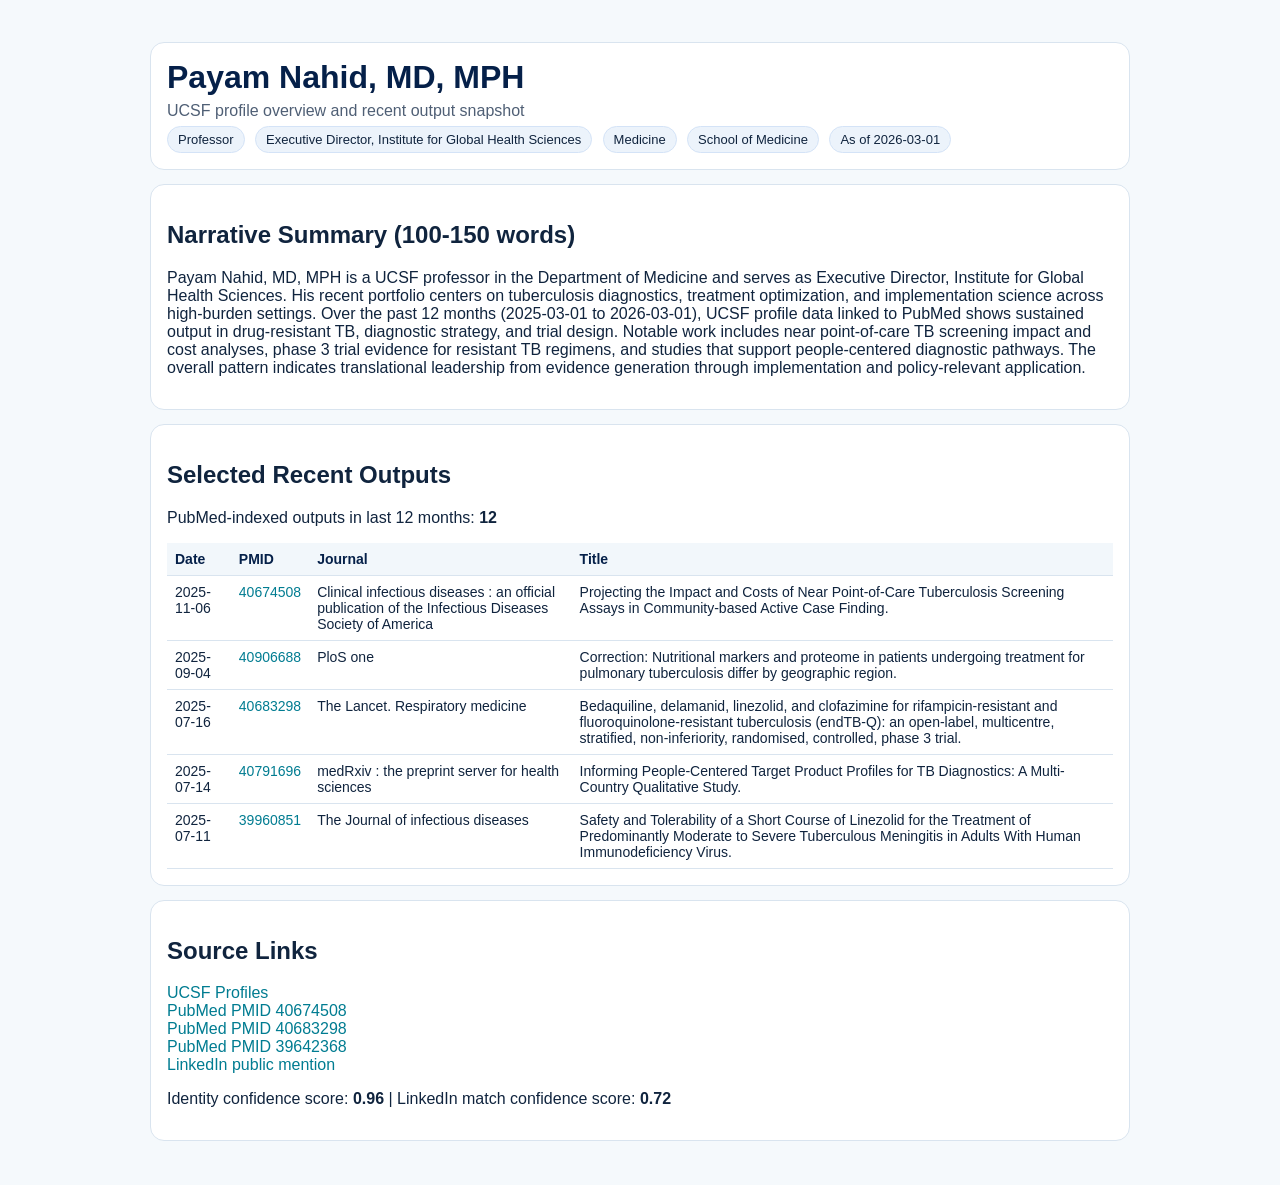
<file: index.html>
<!doctype html>
<html lang="en">
<head>
  <meta charset="utf-8" />
  <meta name="viewport" content="width=device-width, initial-scale=1" />
  <title>Payam Nahid POC</title>
  <meta http-equiv="refresh" content="0; url=./payam-nahid-profile.html" />
</head>
<body>
  <p>Redirecting to <a href="./payam-nahid-profile.html">Payam Nahid Profile POC</a>...</p>
</body>
</html>
</file>
